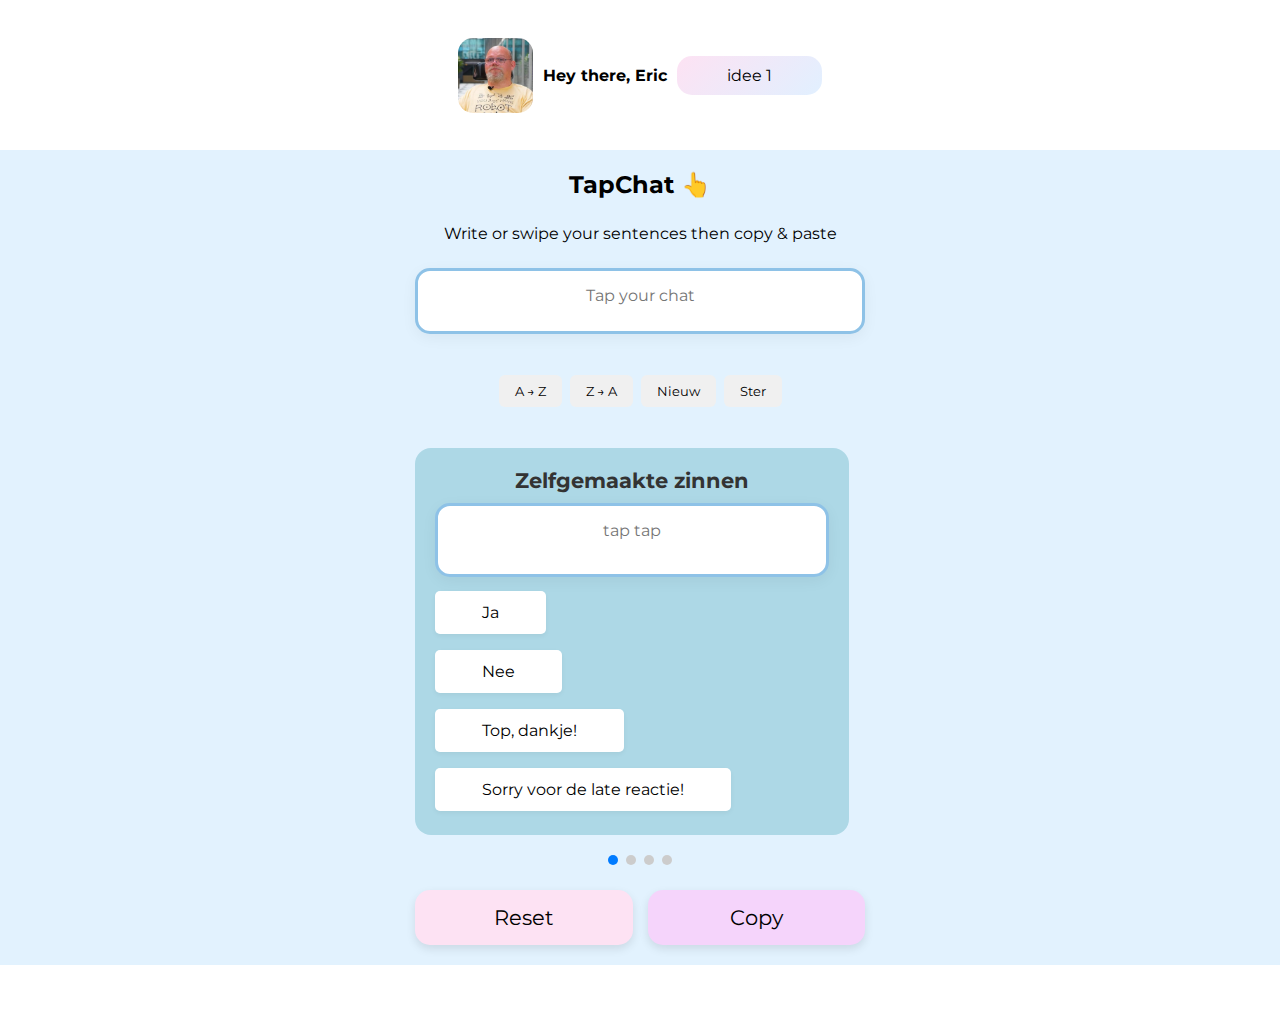
<file: index.html>
<!DOCTYPE html>
<html lang="en">

<head>
    <meta charset="UTF-8">
    <meta name="viewport" content="width=device-width, initial-scale=1.0">
    <title>HCD project - Eric</title>
    <link rel="stylesheet" href="style.css">
    <!-- fonts -->
    <link rel="preconnect" href="https://fonts.googleapis.com">
    <link rel="preconnect" href="https://fonts.gstatic.com" crossorigin>
    <link href="https://fonts.googleapis.com/css2?family=Montserrat:ital,wght@0,100..900;1,100..900&display=swap"
        rel="stylesheet">
</head>


<body>
    <header>
        <img src="images/profile-picture-eric.png" alt="profielfoto Eric">
        <h1>Hey there, Eric</h1>
        <a href="Idee1.html">idee 1</a>
    </header>

    <main>
        <form>

            <h2>TapChat 👆</h2>
            <p>Write or swipe your sentences then copy & paste</p>

  
            <textarea id="chatInput" placeholder="Tap your chat"></textarea>

            <div class="filter-container">
                <div class="filter-options">
                    <button class="filter-btn" data-filter="az">A → Z</button>
                    <button class="filter-btn" data-filter="za">Z → A</button>
                    <button class="filter-btn" data-filter="new">Nieuw</button>
                    <button class="filter-btn" data-filter="star">Ster</button>
                </div>
            </div>
            
            
        
            <!-- carousel -->

            <div class="carousel-container">
                <div class="carousel-scroll">

                    <section class="card">
                        <h3>Zelfgemaakte zinnen</h3>
                        <textarea id="chatInput" placeholder="tap tap"></textarea>

                        <ul>
                            <li><label><input type="checkbox"> Ja</label></li>
                            <li><label><input type="checkbox"> Nee</label></li>
                            <li><label><input type="checkbox"> Top, dankje!</label></li>
                            <li><label><input type="checkbox"> Sorry voor de late reactie!</label></li>
                        </ul>
                    </section>


                    <section class="card">
                        <h3>Chatgeschiedenis</h3>
                        <ul>
                            <li><label><input type="checkbox"> Ik ben onderweg!</label></li>
                            <li><label><input type="checkbox"> Alles goed?</label></li>
                            <li><label><input type="checkbox"> Ik heb het script bekeken.</label></li>
                        </ul>
                    </section>


                    <section class="card">
                        <h3>Theater</h3>
                        <ul>
                            <li><label><input type="checkbox"> Ik heb het script ontvangen!</label></li>
                            <li><label><input type="checkbox"> Ik ga er naar kijken</label></li>
                            <li><label><input type="checkbox"> heb toevoegen toegepast</label></li>
                        </ul>
                    </section>

                    <section class="card">
                        <h3>Relatie</h3>
                        <ul>
                            <li><label><input type="checkbox"> Hey schatje</label></li>
                            <li><label><input type="checkbox"> Hoe gaat het met je? </label></li>
                            <li><label><input type="checkbox"> Mis je me?</label></li>
                            <li><label><input type="checkbox"> Ik mis jou ook!</label></li>
                        </ul>
                    </section>
                </div>

                <div class="carousel-dots">
                </div>
            </div>

            <section class="control-chat">
                <button type="reset">Reset</button>
                <button type="button">Copy</button>
            </section>

            <output id="copyMessage">Gekopieerd!</output>

        </form>
    </main>

    <footer>
        <p>footer</p>
    </footer>
    <script src="index.js"></script>
</body>

</html>
</file>
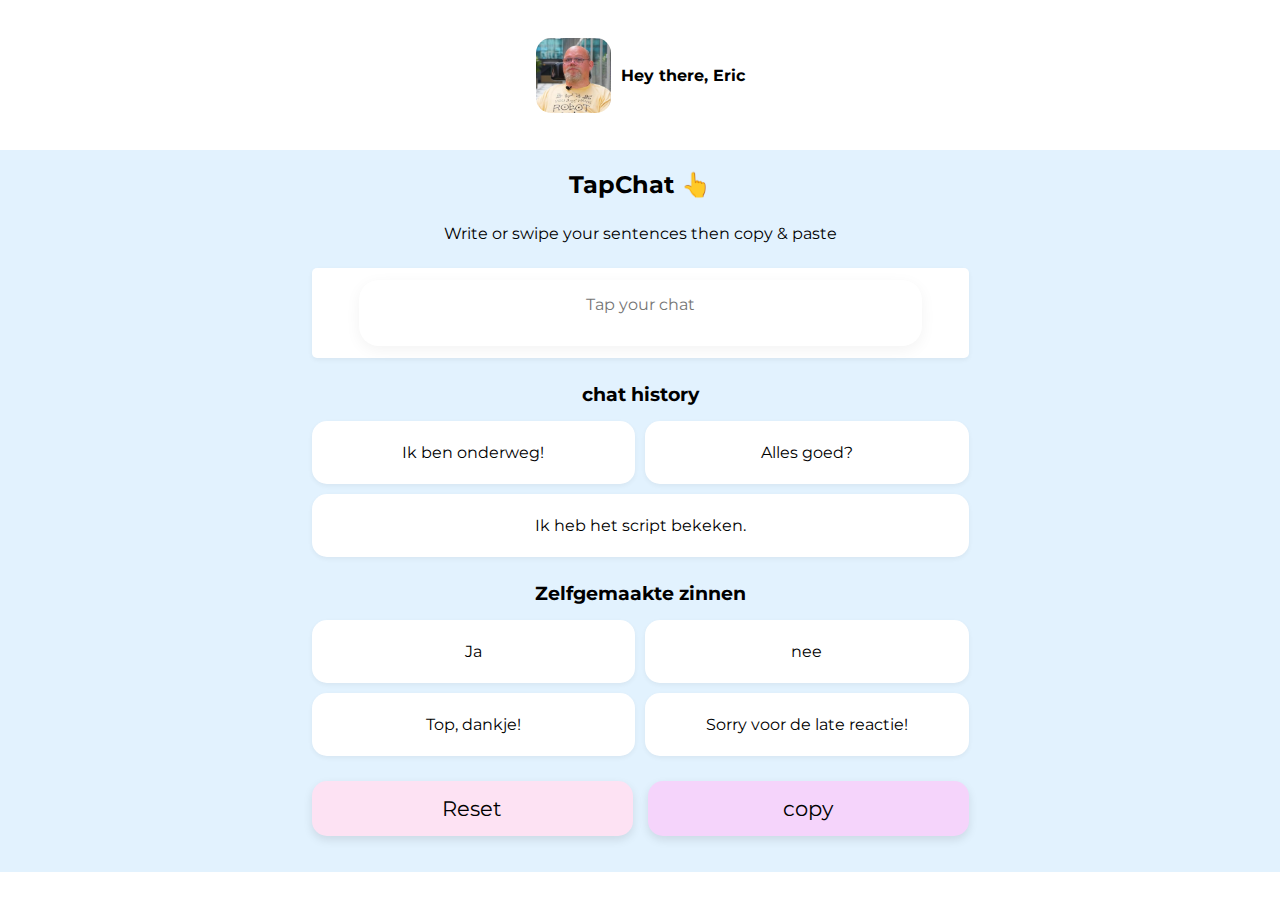
<file: Idee1.html>
<head>
    <meta charset="UTF-8">
    <meta name="viewport" content="width=device-width, initial-scale=1.0">
    <title>HCD project - Eric</title>
    <link rel="stylesheet" href="style.css">
    <link rel="stylesheet" href="idee1.css">

    <!-- fonts -->
    <link rel="preconnect" href="https://fonts.googleapis.com">
    <link rel="preconnect" href="https://fonts.gstatic.com" crossorigin>
    <link href="https://fonts.googleapis.com/css2?family=Montserrat:ital,wght@0,100..900;1,100..900&display=swap"
        rel="stylesheet">
</head>

<body>
    <header>
        <img src="images/profile-picture-eric.png" alt="profielfoto Eric">
        <h1>Hey there, Eric</h1>
    </header>



    <main>
        <form>
            <h2>TapChat 👆</h2>
            <p>Write or swipe your sentences then copy & paste</p>
            <label>
                <textarea id="chatInput" placeholder="Tap your chat"></textarea>
            </label>


            <section>
                <!-- 1st chat option -->
                <h3> chat history</h3>
            <div class="chat-ideas history">
                <label> Ik ben onderweg!
                    <input type="checkbox">
                </label>

                <label> Alles goed?
                    <input type="checkbox">
                </label>

                <label> Ik heb het script bekeken.
                    <input type="checkbox">
                </label>
            </div>
            </section>

            <section>
                <!-- 1st chat option -->
                <h3>Zelfgemaakte zinnen</h3>

                <div class="chat-ideas selfmade">

                <label> Ja
                    <input type="checkbox">
                </label>

                <label> nee
                    <input type="checkbox">
                </label>

                <label> Top, dankje!
                    <input type="checkbox">
                </label>

                <label> Sorry voor de late reactie!
                    <input type="checkbox">
                </label>
                </div>
            </section>


            <section class="control-chat">
                <button>Reset</button>
                <button>copy</button>
            </section>

            <span id="copyMessage">Gekopieerd!</span>

            <!-- <section class="control-chat-blue">
                <button>left</button>
                <button>right</button>
            </section> -->

        </form>

    </main>

    <script src="index.js"></script>
</body>

</html>
</file>
<file: style.css>
/* Custom properties */
:root {
    --color-black: #000;
    --color-white: #fff;
    --color-grey: lightgrey;
    --color-beige: #DDD6CE;
    --color-blue: #e1f0ff;
    --color-blue-light: #E2F2FE;
    --color-pink: #fde2f3;
    --font-family: "Montserrat", sans-serif;
    --font-optical-sizing: auto;
    /* font weight is 100 tot 900 */
    --font-normal: 400;
}

/* basic styling */
body {
    margin: 0;
    padding: 0;
    color: var(--color-black);
    min-height: 100vh;
}

ul,
ol {
    list-style: none
}

header {
    color: var(--color-black);
    height: 150px;
}

main {
    background-color: var(--color-blue-light);
    color: var(--color-black);
    /* height: 85vh; */
}

footer {
    background-color: var(--color-white);
    color: var(--color-white);
    height: 50px
}

main,
footer {
    display: flex;
    justify-content: center;
}

h1,
h2,
h3,
p,
a,
span {
    padding: 0;
    margin: 0;
    font-family: var(--font-family);
}

h1 {
    font-size: 1em;
}

h2, p {
    text-align: center;
}


/* 💗💗💗💗💗💗💗💗💗💗💗💗💗💗💗💗💗 */

header {
    display: flex;
        gap: 10px;
        align-items: center;
        justify-content: center;
}

header img {
    width: 75px;
    aspect-ratio: 1/1;
    border-radius: 15px;
}

header a{
    background: linear-gradient(135deg, #fde2f3, #e1f0ff);
    padding: 10px 50px;
    border-radius: 15px;
    color: var(--color-black);
    text-decoration: none;

}

main article {
    display: flex;
    flex-direction: column;
    align-items: center;
    gap: 10px;
    width: 100%;
}

article section{
    display: flex;
    flex-direction: column;
    align-items: center;

}

form {
    display: flex;
    flex-direction: column;
    gap: 25px;
    padding: 20px;
    text-align: center;
}

section {
    display: flex;
    flex-direction: column;
    gap: 15px;
}

form > label {
    text-align: center;
    
}

#chatInput {
    background: white;
    padding: 15px 50px;
    border-radius: 15px;
    border: 3px solid #8EC2E7;
    font-size: 1rem;
    text-align: center;
    resize: none;
    overflow-y: auto; 
    box-shadow: 0 4px 15px rgba(0, 0, 0, 0.05);
    transition: box-shadow 0.2s ease;
    font-family: var(--font-family);
    min-height: 50px;
    max-height: 200px;
    width: 100%;
    box-sizing: border-box;
}

/* .card #chatInput{
    height: 50px;
    background-color: white;
    text-align: center;
    padding: 10px 10px;
    border-radius: 15px;
    border: none;
    box-shadow: 0 0 5px rgba(0,0,0,0.1);
    font-size: 1em;
    width: 250px;
} */


/* Carousel */
.carousel-container {
    width: 100%;
    max-width: 450px;
  }
  
  .carousel-scroll {
    display: flex;
    overflow-x: auto;
    scroll-snap-type: x mandatory;
    gap: 16px;
    padding-bottom: 10px;
    -webkit-overflow-scrolling: touch;
    scroll-behavior: smooth;
  }
  
  .card {
    flex: 0 0 calc(100% - 16px);
    background: lightblue;
    padding: 20px;
    border-radius: 16px;
    /* box-shadow: 0 8px 20px rgba(0, 0, 0, 0.08); */
    scroll-snap-align: start;
    min-height: 260px;
    box-sizing: border-box;

    display: flex;
    flex-wrap: wrap;
    gap: 10px;
    justify-content: flex-start;
  }
  
  .card h3 {
    margin-top: 0;
    font-size: 1.3rem;
    color: #333;
  }
  
  .card ul {
    list-style: none;
    padding: 0;
    display: flex;
    flex-direction: column;
    align-items: flex-start;
    gap: 40px;

  }
  
  label {
    background-color: var(--color-white);
    border-radius: 5px;
    padding: 10px 45px;
    border: 2px solid transparent;
    font-size: 1rem;
    font-weight: var(--font-normal);
    font-family: var(--font-family);
    text-align: center;
    cursor: pointer;
    flex-grow: 1;
    flex-basis: calc(33.33% - 20px); /* 3 per row on desktop */
    transition: all 0.2s ease-in-out;
    box-shadow: 0 2px 5px rgba(0,0,0,0.05);
  }
  
  input[type="checkbox"] {
    display: none;
  }
  
  .carousel-dots {
    display: flex;
    justify-content: center;
    margin-top: 10px;
    gap: 8px;
  }
  
  .carousel-dots .dot {
    width: 10px;
    height: 10px;
    background-color: #ccc;
    border-radius: 50%;
    cursor: pointer;
    transition: background-color 0.3s ease;
  }
  
  .carousel-dots .dot.active {
    background-color: #007bff;
  }
  

  .control-chat, .control-chat-blue{
    display: flex;
    flex-direction: row;
    align-items: center;
    justify-content: center;
    }
    
    .control-chat button {
        width: 100%;
        padding: 15px 20px;
        border-radius: 15px;
        border: none;
        font-size: 1.3em;
        background-color: var(--color-pink);
        color: black;
        cursor: pointer;
        transition: all 0.2s ease;
        box-shadow: 0 4px 10px rgba(0, 0, 0, 0.1);
        transform: translateY(0);
        font-family: var(--font-family);
    }
    
    .control-chat button:active {
        box-shadow: 0 2px 5px rgba(0, 0, 0, 0.2);
        transform: translateY(2px); /* simuleert indrukken */
        opacity: 0.95;
    }
    
    /* Voor meerdere knoppen met aparte kleuren */
    .control-chat button:nth-of-type(1) {
        background-color: var(--color-pink);
    }
    
    .control-chat button:nth-of-type(2) {
        background-color: rgb(245, 212, 251);
    }
    
    
    .control-chat-blue button{
        padding: 5px 5px;
        height: 50px;
        aspect-ratio: 2/1;
        border: none;
        font-size: 1.3em;
        background-color: transparent;
        color: transparent;
    
        &:nth-of-type(1){
            background-image: url(/images/arrow-left.png);
            background-repeat: no-repeat;
            background-position: center;
        }
    
        &:nth-of-type(2){
            background-image: url(/images/arrow-right.png);
            background-repeat: no-repeat;
            background-position: center;
        }
    }


    #copyMessage{
        background-color: rgb(183, 244, 183);
        padding: 15px 20px;
        border-radius: 15px;
        text-align: center;
        display: none;
        font-family: var(--font-family);
    }

    .filter-container {
        margin: 1rem 0;
        display: flex;
        justify-content: center;
    }
    
    .filter-options {
        display: flex;
        gap: 0.5rem;
        flex-wrap: wrap;
    }
    
    .filter-btn {
        padding: 0.5rem 1rem;
        border: none;
        background-color: #f0f0f0;
        cursor: pointer;
        border-radius: 6px;
        font-family: 'Montserrat', sans-serif;
        transition: background-color 0.2s ease;
    }
    
 
    .filter-btn:hover {
        background-color: #ddd;
    }
</file>
<file: idee1.css>
form {
    display: flex;
    flex-direction: column;
    gap: 25px;
    padding: 20px;
}

h1{
    font-size: 1em;
}

h2, p{
    text-align: center;
}

form > label {
    text-align: center;
}

form input[type="text"] {
    width: 100%;
    min-height: 50px;
    max-height: 200px;
    background-color: white;
    text-align: center;
    padding: 15px 50px;
    border-radius: 15px;
    border: none;
    box-shadow: 0 0 5px rgba(0,0,0,0.1);
    font-size: 1.3em;
}

textarea#chatInput {
    background: white;
    padding: 15px 50px;
    border-radius: 20px;
    border: none;
    font-size: 1rem;
    text-align: center;
    resize: none;
    overflow-y: auto; 
    box-shadow: 0 4px 15px rgba(0, 0, 0, 0.05);
    transition: box-shadow 0.2s ease;
    font-family: var(--font-family);
    min-height: 50px;
    max-height: 200px;
    width: 100%;
    box-sizing: border-box;
}

/* General section layout */
section {
    display: flex;
    flex-direction: column;
    gap: 15px;
}

/* Chat ideas styling */
.chat-ideas {
    display: flex;
    flex-wrap: wrap;
    gap: 10px;
    justify-content: flex-start;
}

/* Chat buttons (labels) */
.chat-ideas label {
    background-color: var(--color-white);
    padding: 20px 30px;
    border-radius: 15px;
    border: 2px solid transparent;
    font-size: 1rem;
    font-weight: var(--font-normal);
    font-family: var(--font-family);
    text-align: center;
    cursor: pointer;
    flex-grow: 1;
    flex-basis: calc(33.33% - 20px); /* 3 per row on desktop */
    transition: all 0.2s ease-in-out;
    box-shadow: 0 2px 5px rgba(0,0,0,0.05);
}

/* .chat-ideas label:hover {
    background: linear-gradient(135deg, #fde2f3, #e1f0ff);
} */

.chat-ideas input[type="checkbox"] {
    display: none;
}

/* Selected effect */
.chat-ideas input[type="checkbox"]:checked + label,
.chat-ideas label:has(input:checked) {
    border-color: var(--color-pink);
    background-color: var(--color-blue);
}

.control-chat, .control-chat-blue{
display: flex;
flex-direction: row;
align-items: center;
justify-content: center;
}

.control-chat button {
    width: 100%;
    padding: 15px 20px;
    border-radius: 15px;
    border: none;
    font-size: 1.3em;
    background-color: var(--color-pink);
    color: black;
    cursor: pointer;
    transition: all 0.2s ease;
    box-shadow: 0 4px 10px rgba(0, 0, 0, 0.1);
    transform: translateY(0);
    font-family: var(--font-family);
}

.control-chat button:active {
    box-shadow: 0 2px 5px rgba(0, 0, 0, 0.2);
    transform: translateY(2px); /* simuleert indrukken */
    opacity: 0.95;
}

/* Voor meerdere knoppen met aparte kleuren */
.control-chat button:nth-of-type(1) {
    background-color: var(--color-pink);
}

.control-chat button:nth-of-type(2) {
    background-color: rgb(245, 212, 251);
}


.control-chat-blue button{
    padding: 5px 5px;
    height: 50px;
    aspect-ratio: 2/1;
    border: none;
    font-size: 1.3em;
    background-color: transparent;
    color: transparent;

    &:nth-of-type(1){
        background-image: url(/images/arrow-left.png);
        background-repeat: no-repeat;
        background-position: center;
    }

    &:nth-of-type(2){
        background-image: url(/images/arrow-right.png);
        background-repeat: no-repeat;
        background-position: center;
    }
}

#copyMessage{
    background-color: rgb(183, 244, 183);
    padding: 15px 20px;
    border-radius: 15px;
    text-align: center;
    display: none;
}
/* Mobile responsiveness */
@media (max-width: 768px) {
    .chat-ideas label {
        flex-basis: 100%;
    }
}
</file>
